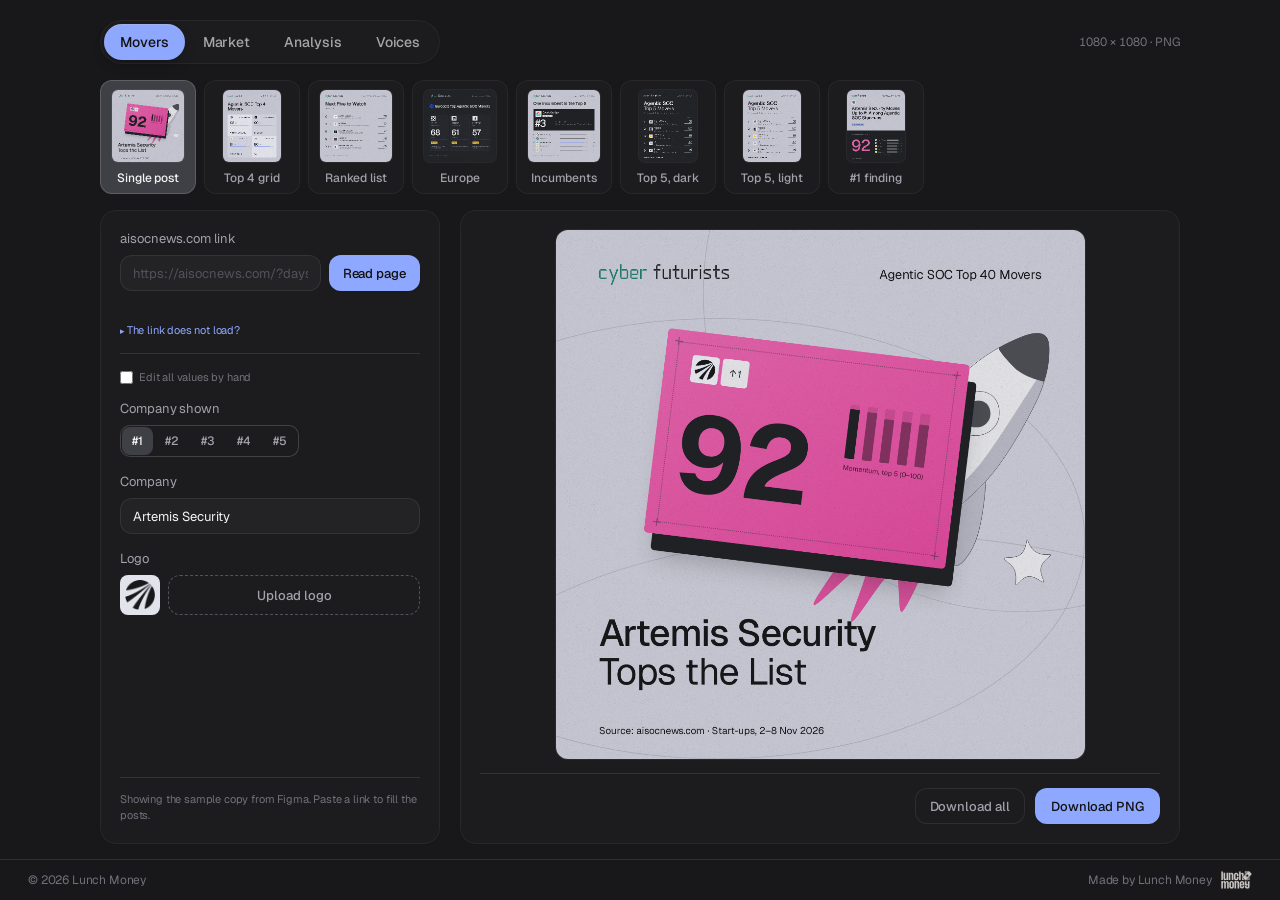
<file: index.html>
<!DOCTYPE html>
<html lang="en">
<head>
<meta charset="utf-8">
<meta name="viewport" content="width=device-width, initial-scale=1">
<title>aisocnews post generator</title>
<link rel="preconnect" href="https://fonts.googleapis.com">
<link rel="preconnect" href="https://fonts.gstatic.com" crossorigin>
<link href="https://fonts.googleapis.com/css2?family=Geist:wght@300;400;500;600;700;800&display=swap" rel="stylesheet">
<!-- the banner generator's stylesheet, unchanged -->
<link rel="stylesheet" href="css/system.css">
<style>
  /* Additions for this app. Same tokens, sizes and radii as the design system; nothing new invented. */
  /* the fields scroll inside the card; the info line stays pinned to its bottom, full width */
  .panel { display: flex; flex-direction: column; overflow: hidden; }
  .panel-body { flex: 1; min-height: 0; overflow-y: auto; overscroll-behavior: contain; scrollbar-width: thin; scrollbar-color: var(--raised) transparent; margin-right: -8px; padding-right: 8px; }
  .panel-foot { flex: none; margin-top: 14px; padding-top: 14px; border-top: 1px solid var(--line); }
  .panel-foot .size-info { display: block; line-height: 1.45; }
  .field textarea {
    width: 100%; min-height: 72px; padding: 9px 12px; border: 1px solid var(--input-line); border-radius: var(--radius-md);
    font-family: var(--sans); font-size: 13px; line-height: 1.45; letter-spacing: inherit; background: var(--muted); color: var(--ink);
    resize: vertical; display: block;
    transition: border-color 0.15s var(--ease), background-color 0.15s var(--ease);
  }
  .field textarea::placeholder { color: var(--faint); }
  .field textarea:hover { border-color: var(--line-strong); }
  .field textarea:focus { outline: none; border-color: rgba(255,255,255,0.28); box-shadow: 0 0 0 3px rgba(255,255,255,0.06); }
  .panel .status { text-align: left; margin-top: 8px; }
  .panel .hint ul { margin: 0; padding-left: 14px; }
  .panel .hint li + li { margin-top: 4px; }
  .section-rule { height: 1px; background: var(--line); margin: 4px 0 16px; }
  /* fold bodies: nested fields sit a little tighter than top-level ones */
  .key-fold > .fold-body { padding: 4px 0 2px 13px; border-left: 1px solid var(--line); margin-left: 2px; }
  .key-fold > .fold-body .field { margin-bottom: 12px; }
  .key-fold > .fold-body .field:last-child { margin-bottom: 0; }
  .key-fold-summary .fold-note { color: var(--subtle); font-weight: 400; overflow: hidden; text-overflow: ellipsis; white-space: nowrap; max-width: 190px; }
  /* logo row: the tile as it appears on the post, and an upload button */
  .logo-row { display: flex; align-items: center; gap: 8px; }
  .logo-tile { width: 40px; height: 40px; flex: none; border-radius: var(--radius-sm); background: #e2e3eb; display: flex; align-items: center; justify-content: center; overflow: hidden; font-size: 13px; font-weight: 500; color: rgba(33,34,37,0.7); }
  .logo-tile img { width: 75%; height: 75%; object-fit: contain; }
  .logo-row .upload-btn { flex: 1; }
  .vendor-row { display: flex; align-items: center; gap: 8px; margin-bottom: 8px; }
  .vendor-row input[type=text] { flex: 1; min-width: 0; }
  .vendor-row .logo-tile { width: 36px; height: 36px; cursor: pointer; }
  /* quiet text button next to the accent download button */
  .quiet-btn {
    height: 36px; padding: 0 14px; border-radius: var(--radius-md); border: 1px solid var(--input-line); background: var(--card);
    font-family: var(--sans); font-weight: 500; font-size: 13px; letter-spacing: -0.005em; color: var(--muted-foreground); cursor: pointer;
    transition: color 0.15s var(--ease), background-color 0.15s var(--ease), border-color 0.15s var(--ease), opacity 0.15s var(--ease);
  }
  .quiet-btn:hover:not(:disabled) { border-color: var(--line-strong); background: rgba(39,39,42,0.7); color: var(--ink); }
  .quiet-btn:active:not(:disabled) { background: var(--raised); }
  .quiet-btn:disabled { opacity: 0.4; cursor: not-allowed; }
  .quiet-btn:focus-visible { outline: 2px solid var(--accent-ring); outline-offset: 2px; }
  .ctrl-actions { flex-direction: row; align-items: center; }
  .ctrl-left { flex: 1; min-width: 0; justify-content: center; gap: 4px; }
  .title-warning ul { margin: 0; padding-left: 14px; }
  /* post picker: live thumbnails of the posts in the current category */
  .head { margin-bottom: 8px; }
  .post-strip { display: flex; gap: 8px; margin: 0 -2px 18px; padding: 2px; overflow-x: auto; scrollbar-width: thin; scrollbar-color: var(--raised) transparent; }
  .post-thumb {
    flex: none; display: flex; flex-direction: column; align-items: center; gap: 8px; min-width: 96px; padding: 10px 10px 8px;
    border: 0; border-radius: var(--radius-md); background: var(--card); box-shadow: inset 0 0 0 1px var(--card-line);
    font-family: var(--sans); font-size: 12px; font-weight: 500; letter-spacing: -0.005em; color: var(--muted-foreground); cursor: pointer;
    transition: color 0.15s var(--ease), background-color 0.15s var(--ease), box-shadow 0.15s var(--ease);
  }
  .post-thumb canvas { display: block; height: 72px; width: auto; border-radius: 6px; background: var(--raised); box-shadow: 0 0 0 1px var(--line-soft); }
  .post-thumb span { white-space: nowrap; }
  .post-thumb:hover:not(.active) { background: rgba(39,39,42,0.7); color: var(--ink); }
  .post-thumb.active { background: #3f3f46; color: var(--ink); box-shadow: inset 0 0 0 1px var(--line-strong); }
  .post-thumb:focus-visible { outline: 2px solid var(--accent-ring); outline-offset: 2px; }
  #banner { max-width: 100%; max-height: 100%; width: auto; height: auto; }

  /* The tool fills the window: nothing scrolls except the fields inside the left card, and the
     preview scales to whatever height is left, so the download buttons are always in view.
     (Narrow or very short windows fall back to a normal scrolling page.) */
  @media (min-width: 801px) and (min-height: 540px) {
    html, body { height: 100%; overflow: hidden; }
    #app-root { height: 100vh; min-height: 0; padding: 14px 28px 56px; align-items: stretch; }
    .wrap { display: flex; flex-direction: column; height: 100%; min-height: 0; }
    .head { position: static; flex: none; padding: 6px 0; }
    .post-strip { flex: none; margin-bottom: 14px; }
    .grid { flex: 1; min-height: 0; grid-template-rows: minmax(0, 1fr); }
    .panel, .canvas-wrap { min-height: 0; }
    .canvas-stage { position: relative; flex: 1; min-height: 0; }
    #banner { position: absolute; inset: 0; margin: auto; }
    .controls-grid { flex: none; margin-top: 0; }
  }
  @media (min-width: 801px) and (min-height: 540px) and (max-height: 760px) {
    /* short windows: smaller thumbnails leave more room for the preview */
    .post-thumb { padding: 8px 10px 6px; gap: 6px; }
    .post-thumb canvas { height: 48px; }
  }
  @media (max-width: 800px), (max-height: 539px) {
    .canvas-stage { aspect-ratio: 1 / 1; }
  }
</style>
</head>
<body>
<div id="app-root">
  <div class="wrap">
    <div class="head">
      <nav class="pill-nav" id="templateTabs" data-layout="split" data-items="plain" aria-label="Post category"></nav>
      <span id="canvasSizeLabel">1080 &times; 1080 &middot; PNG</span>
    </div>
    <div class="post-strip" id="postStrip" role="tablist" aria-label="Post"></div>
    <div class="grid">
      <div class="panel">
        <div class="panel-body">
        <div class="field">
          <label for="url">aisocnews.com link</label>
          <div class="search-row">
            <input type="text" id="url" placeholder="https://aisocnews.com/?days=30" autocomplete="off" spellcheck="false" />
            <button class="gen" id="fetchBtn">Read page</button>
          </div>
          <div class="hint" id="updated" hidden></div>
          <div class="status" id="status"></div>
          <details class="key-info">
            <summary>The link does not load?</summary>
            <div class="hint">Open aisocnews.com in your browser, save the page (File &rsaquo; Save Page As, or Cmd/Ctrl+S; any format the browser offers works) and load the saved file here. To fill Europe as well, also save the &ldquo;European vendors&rdquo; view; for the full Maturity arc, the &ldquo;Analyst View&rdquo;. You can pick all the files at once.</div>
            <button type="button" class="upload-btn" id="savedBtn" style="margin-top:8px">Load saved pages</button>
            <input type="file" id="savedInput" multiple style="display:none" />
          </details>
        </div>
        <div class="section-rule"></div>
        <label class="remember-row" style="margin:0 0 16px"><input type="checkbox" id="editAll" /> Edit all values by hand</label>
        <div id="fields"></div>
        <input type="file" id="uploadInput" accept="image/*" style="display:none" />
        </div>
        <div class="panel-foot"><span class="size-info" id="sourceInfo">Showing the sample copy from Figma. Paste a link to fill the posts.</span></div>
      </div>
      <div class="canvas-wrap">
        <div class="canvas-stage"><canvas id="banner" width="1080" height="1080"></canvas></div>
        <div class="controls-grid">
          <div class="ctrl-left">
            <div class="title-warning" id="warnings" style="display:none;"></div>
          </div>
          <div class="ctrl-actions">
            <button type="button" class="quiet-btn" id="dlAllBtn">Download all</button>
            <button type="button" class="dl-btn" id="dlBtn">Download PNG</button>
          </div>
        </div>
      </div>
    </div>
    <div class="page-footer">
      <span class="copyright">&copy; 2026 Lunch Money</span>
      <span class="made-by">Made by Lunch Money <img src="assets/lunch-money.svg" class="footer-logo" alt="Lunch Money logo" /></span>
    </div>
  </div>
</div>
<!-- Hosting this page without server.js? Put the address of your relay here, ending in "?url=".
     See "Hosting it online" in README.md. Leave empty when running node server.js. -->
<script>window.POST_RELAY = 'https://aisocnews-relay.mariam-gagnidzee.workers.dev/?url=';</script>
<script src="js/pillnav.js"></script>
<script src="js/templates.js"></script>
<script src="js/templates-rankings.js"></script>
<script src="js/templates-portrait.js"></script>
<script src="js/templates-square.js"></script>
<script src="js/templates-arc.js"></script>
<script src="js/extract.js"></script>
<script src="js/app.js"></script>
</body>
</html>
</file>
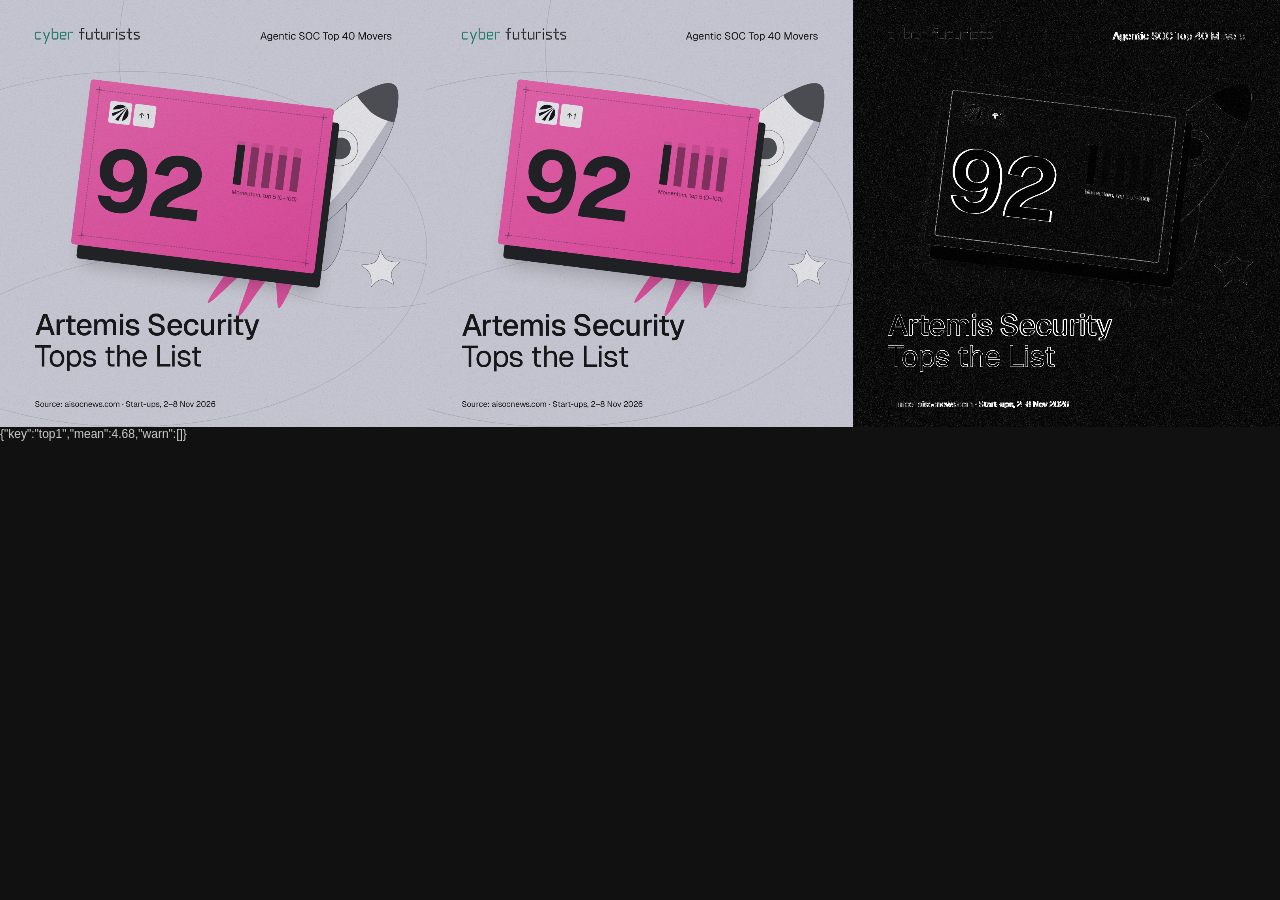
<file: dev/compare.html>
<!DOCTYPE html><html><head><meta charset="utf-8"><title>compare</title>
<!-- Dev tool: Figma reference | our render | difference. Open /dev/compare.html?k=<template key>[&crop=x,y,w,h].
     Needs dev/ref/<key>.png (the Figma frame exported at 1x). -->
<link href="https://fonts.googleapis.com/css2?family=Geist:wght@300;400;500;600;700;800&display=swap" rel="stylesheet">
<style>body{margin:0;background:#111;color:#ccc;font:12px sans-serif}canvas{width:33.33vw;display:block;float:left}</style></head>
<body><canvas id="a"></canvas><canvas id="b"></canvas><canvas id="c"></canvas><div id="o" style="clear:both"></div>
<script src="../js/templates.js"></script>
<script src="../js/templates-rankings.js"></script>
<script src="../js/templates-portrait.js"></script>
<script src="../js/templates-square.js"></script>
<script src="../js/templates-arc.js"></script>
<script>
const P=window.PostTemplates, q=new URLSearchParams(location.search), key=q.get('k')||'top1';
const S=P.sizeOf(key), Wd=S.w, Hd=S.h;
const crop=(q.get('crop')||`0,0,${Wd},${Hd}`).split(',').map(Number);
const imgs=new Map();
function load(src){let r=imgs.get(src);if(!r){const i=new Image();r={i,ok:false};r.p=new Promise(res=>{i.onload=()=>{r.ok=true;res()};i.onerror=res});i.src=src.startsWith('assets')?'../'+src:src;imgs.set(src,r)}return r}
const get=s=>{const r=load(s);return r.ok?r.i:null};
(async()=>{
  await Promise.all(['300 20px','400 22px','500 72px','600 40px','700 220px'].map(f=>document.fonts.load(f+' Geist')));
  const d=q.get('data')?JSON.parse(q.get('data')):P.SAMPLE[key]; const srcs=[...P.STATIC_ASSETS]; JSON.stringify(d,(k,v)=>{if(k==='logo'&&v)srcs.push(v);return v});
  const ref=load('./ref/'+(q.get('ref')||key)+'.png'); await Promise.all(srcs.map(s=>load(s).p).concat(ref.p));
  const off=document.createElement('canvas');off.width=Wd;off.height=Hd;const ox=off.getContext('2d');
  const w=P.draw(ox,key,d,get);
  const [cx,cy,cw,ch]=crop;
  [a,b,c].forEach(x=>{x.width=cw;x.height=ch});
  const A=a.getContext('2d'),B=b.getContext('2d'),Cc=c.getContext('2d');
  if(ref.ok) A.drawImage(ref.i,cx,cy,cw,ch,0,0,cw,ch); B.drawImage(off,cx,cy,cw,ch,0,0,cw,ch);
  const r0=document.createElement('canvas');r0.width=Wd;r0.height=Hd;const rx=r0.getContext('2d');if(ref.ok) rx.drawImage(ref.i,0,0,Wd,Hd);
  const da=rx.getImageData(0,0,Wd,Hd).data, db=ox.getImageData(0,0,Wd,Hd).data; const out=ox.createImageData(Wd,Hd); let sum=0;
  for(let i=0;i<da.length;i+=4){const dd=(Math.abs(da[i]-db[i])+Math.abs(da[i+1]-db[i+1])+Math.abs(da[i+2]-db[i+2]))/3;sum+=dd;const v=Math.min(255,dd*4);out.data[i]=v;out.data[i+1]=v;out.data[i+2]=v;out.data[i+3]=255}
  const dc=document.createElement('canvas');dc.width=Wd;dc.height=Hd;dc.getContext('2d').putImageData(out,0,0);
  Cc.drawImage(dc,cx,cy,cw,ch,0,0,cw,ch);
  const px=(data,x,y)=>{const i=(y*Wd+x)*4;return [data[i],data[i+1],data[i+2]]};
  // RESULT.mean: mean per-channel difference (about 3-4 is grain only; higher means something is off)
  window.RESULT={key,mean:+(sum/(da.length/4)).toFixed(2),warn:w};
  window.px=(x,y)=>({ref:px(da,x,y),mine:px(db,x,y)});
  // bounds(x0,y0,x1,y1,thr): ink bounding box [l,t,r,b] inside a region, for the reference and for our render
  window.bounds=(x0,y0,x1,y1,thr=60)=>{const f=(data)=>{const bg=px(data,x0,y0);let l=1e9,t=1e9,r=-1,bt=-1;for(let y=y0;y<y1;y++)for(let x=x0;x<x1;x++){const p=px(data,x,y);if(Math.abs(p[0]-bg[0])+Math.abs(p[1]-bg[1])+Math.abs(p[2]-bg[2])>thr){if(x<l)l=x;if(x>r)r=x;if(y<t)t=y;if(y>bt)bt=y}}return [l,t,r,bt]};return {ref:f(da),mine:f(db)}};
  o.textContent=JSON.stringify(window.RESULT);
})();
</script></body></html>
</file>
<file: css/system.css>
/* Copied verbatim from the banner generator (docs/03-component-source.md, full stylesheet). */
  /* UI styling follows the KokonutUI language (Team Selector / Timezone Planner):
     zinc surfaces, hairline white/10 rings, rounded-2xl cards, rounded-xl controls,
     13px / 11px medium type, tabular numbers, quiet hover states. Accent stays #8fa8ff. */
  :root {
    --ink: #f4f4f5;              /* zinc-100 */
    --paper: #18181b;            /* same as the card fill (zinc-900) */
    --card: #1c1c1f;             /* a hair lighter than the page (#18181b) */
    --raised: #27272a;           /* zinc-800 */
    --line: rgba(255,255,255,0.10);
    --card-line: rgba(255,255,255,0.05); /* outline of the panels + nav bar */
    --line-soft: rgba(255,255,255,0.06);
    --input-line: rgba(255,255,255,0.08);
    --line-strong: rgba(255,255,255,0.16);
    --hover: rgba(255,255,255,0.05);
    --accent: #8fa8ff;
    --accent-ring: rgba(143,168,255,0.6);
    --accent-foreground: #121212;
    --secondary: #dbf184;
    --secondary-foreground: #121212;
    --success: #34d399;          /* emerald-400 */
    --card-foreground: #ffffff;
    --muted: rgba(255,255,255,0.03);
    --muted-foreground: #a1a1aa; /* zinc-400 */
    --subtle: #71717a;           /* zinc-500 */
    --faint: #52525b;            /* zinc-600 */
    --radius-lg: 1rem;           /* rounded-2xl */
    --radius-md: 0.75rem;        /* rounded-xl */
    --radius-sm: 0.5rem;         /* rounded-lg */
    --shadow-sm: 0 1px 2px rgb(0 0 0 / 0.04);
    --ease: cubic-bezier(0.23, 1, 0.32, 1);
    --sans: 'Geist', -apple-system, sans-serif;
  }
  * { box-sizing: border-box; }
  html, body { margin: 0; background: var(--paper); }
  #app-root {
    font-family: var(--sans);
    color: var(--ink);
    background: var(--paper);
    min-height: 100vh;
    padding: 28px 28px 84px;
    letter-spacing: -0.01em;
    display: flex;
    align-items: center;
    justify-content: center;
    -webkit-font-smoothing: antialiased;
  }
  .wrap { max-width: 1080px; width: 100%; margin: 0 auto; }
  .head { display: flex; align-items: stretch; justify-content: space-between; margin-bottom: 20px; flex-wrap: wrap; gap: 8px; position: sticky; top: 0; z-index: 20; background: var(--paper); padding: 10px 0; }
  .head > span { display: inline-flex; align-items: center; }
  .page-footer {
    position: fixed; left: 0; right: 0; bottom: 0; z-index: 20;
    background: var(--paper); border-top: 1px solid var(--line);
    padding: 10px 28px; display: flex; align-items: center; justify-content: space-between;
    font-size: 12px; color: var(--subtle); font-weight: 400;
  }
  .page-footer .made-by { display: inline-flex; align-items: center; gap: 8px; }
  .footer-logo { height: 20px; width: auto; opacity: 0.8; }
  .sw-track:focus-visible, .chip:focus-visible, .icon-btn:focus-visible, button.gen:focus-visible,
  .upload-btn:focus-visible, .dl-btn:focus-visible, .step-btn:focus-visible, .stepper-value:focus-visible {
    outline: 2px solid var(--accent-ring); outline-offset: 2px;
  }
  .title-select-wrap {
    position: relative; display: inline-flex; align-items: center;
    width: 340px; max-width: 100%;
    background: var(--card); border: 1px solid var(--line); border-radius: var(--radius-md);
    box-shadow: var(--shadow-sm); transition: border-color 0.15s var(--ease), background 0.15s var(--ease);
  }
  .title-select-wrap:hover { border-color: var(--line-strong); }
  .title-select-wrap:focus-within { outline: 2px solid var(--accent-ring); outline-offset: 1px; }
  .title-select {
    font-family: var(--sans); font-size: 20px; font-weight: 500; letter-spacing: -0.01em; color: var(--ink);
    border: none; background: transparent; padding: 10px 42px 10px 16px; margin: 0; cursor: pointer;
    appearance: none; -webkit-appearance: none; width: 100%;
  }
  .title-select:focus { outline: none; }
  .title-select option { background: var(--card); color: var(--ink); }
  .title-select-chevron {
    position: absolute; right: 14px; width: 16px; height: 16px; color: var(--muted-foreground); pointer-events: none;
  }
  .head > span { font-family: var(--sans); font-size: 12px; letter-spacing: 0; color: var(--subtle); font-weight: 400; font-variant-numeric: tabular-nums; }
  .grid { display: grid; grid-template-columns: 340px 1fr; gap: 20px; }
  @media (max-width: 800px) { .grid { grid-template-columns: 1fr; } }
  .panel {
    background: var(--card); border: 0; border-radius: var(--radius-lg); padding: 20px;
    box-shadow: inset 0 0 0 1px var(--card-line), var(--shadow-sm);
  }
  .field { margin-bottom: 16px; }
  .field label { display: block; font-family: var(--sans); font-size: 13px; letter-spacing: -0.005em; color: var(--muted-foreground); margin-bottom: 8px; font-weight: 400; }
  .optional-tag { text-transform: none; font-weight: 400; letter-spacing: 0; color: var(--subtle); font-size: 11px; }
  .field input[type=text], .field input[type=password] {
    width: 100%; height: 36px; padding: 0 12px; border: 1px solid var(--input-line); border-radius: var(--radius-md);
    font-family: var(--sans); font-size: 13px; background: var(--muted); color: var(--ink);
    transition: border-color 0.15s var(--ease), background-color 0.15s var(--ease);
  }
  .field input::placeholder { color: var(--faint); }
  .field input[type=text]:hover, .field input[type=password]:hover { border-color: var(--line-strong); }
  .field input:focus { outline: none; border-color: rgba(255,255,255,0.28); box-shadow: 0 0 0 3px rgba(255,255,255,0.06); }
  .field select {
    width: 100%; height: 36px; padding: 0 12px; border: 1px solid var(--input-line); border-radius: var(--radius-md);
    font-family: var(--sans); font-size: 13px; background: var(--muted); color: var(--ink); cursor: pointer;
  }
  .field select:focus { outline: none; border-color: rgba(255,255,255,0.28); box-shadow: 0 0 0 3px rgba(255,255,255,0.06); }
  .hint { font-size: 11px; color: var(--subtle); margin-top: 6px; line-height: 1.45; }

  .search-row { display: flex; gap: 8px; align-items: stretch; }
  .search-row input { flex: 1; min-width: 0; }
  .search-row .gen { width: auto; flex: none; margin-top: 0; padding-left: 14px; padding-right: 14px; white-space: nowrap; }
  .key-fold-summary {
    font-family: var(--sans); font-size: 13px; font-weight: 500; color: var(--muted-foreground); letter-spacing: -0.005em;
    cursor: pointer; list-style: none; user-select: none; display: inline-flex; align-items: center; gap: 6px;
    transition: color 0.15s var(--ease);
  }
  .key-fold-summary:hover { color: var(--ink); }
  .key-fold-summary::-webkit-details-marker { display: none; }
  .key-fold-summary::before {
    content: ''; width: 5px; height: 5px; border-right: 1.5px solid currentColor; border-bottom: 1.5px solid currentColor;
    transform: rotate(-45deg); transition: transform 0.2s var(--ease); margin-right: 2px;
  }
  .key-fold[open] .key-fold-summary::before { transform: rotate(45deg); }
  .key-fold[open] .key-fold-summary { margin-bottom: 8px; }
  .key-info { margin-top: 8px; }
  .key-info summary {
    font-size: 11px; color: var(--accent); cursor: pointer; font-weight: 400; list-style: none;
  }
  .key-info summary::-webkit-details-marker { display: none; }
  .key-info summary::before { content: '▸ '; font-size: 9px; }
  .key-info[open] summary::before { content: '▾ '; }
  .key-info .hint { margin-top: 7px; }
  .hint a { color: var(--accent); }
  .size-row { display: flex; align-items: center; gap: 12px; width: 100%; flex-wrap: wrap; }
  /* the controls under the preview sit in a footer strip, like the planner's footer */
  .controls-grid {
    display: flex; align-items: stretch; justify-content: space-between; gap: 16px; width: 100%; flex-wrap: wrap;
    margin-top: auto; padding-top: 14px; border-top: 1px solid var(--line);
  }
  .ctrl-left { display: flex; flex-direction: column; align-items: flex-start; gap: 12px; }
  .ctrl-group { display: flex; flex-direction: column; align-items: flex-start; gap: 7px; }
  .ctrl-actions { display: flex; flex-direction: column; align-items: flex-end; justify-content: flex-end; gap: 10px; margin-left: auto; }
  .size-label { font-family: var(--sans); font-size: 11px; font-weight: 400; color: var(--subtle); letter-spacing: 0; }
  /* chips read as one segmented control: a ringed rounded-lg strip, quiet items */
  .size-chips {
    display: inline-flex; gap: 2px; flex-wrap: wrap; padding: 2px;
    border-radius: 10px; box-shadow: inset 0 0 0 1px var(--line-strong);
  }
  .chip {
    height: 28px; padding: 0 10px; border-radius: var(--radius-sm); border: 0; background: transparent;
    font-family: var(--sans); font-size: 12px; font-weight: 500; color: var(--muted-foreground); cursor: pointer;
    transition: color 0.15s var(--ease), background-color 0.15s var(--ease);
  }
  .chip.active { background: #3f3f46; color: var(--ink); } /* zinc-700: light grey, no accent */
  .chip:hover:not(.active) { background: var(--hover); color: #ffffff; }
  .icon-chip { width: 32px; height: 28px; padding: 0; display: inline-flex; align-items: center; justify-content: center; }
  .icon-chip svg { width: 15px; height: 15px; }
  .align-gap { width: 1px; align-self: stretch; margin: 4px 3px; background: var(--line-strong); }
  .size-info { font-size: 11px; color: var(--subtle); width: 100%; }
  .size-info a { color: var(--accent); cursor: pointer; text-decoration: underline; }
  .title-warning { font-size: 11px; color: #fca5a5; line-height: 1.45; width: 100%; }
  .remember-row { display: flex; align-items: center; gap: 6px; font-size: 11px; color: var(--subtle); margin-top: 8px; font-weight: 400; cursor: pointer; }
  .remember-row input { margin: 0; cursor: pointer; accent-color: var(--accent); }
  .forget-link { background: none; border: none; padding: 0; margin-top: 6px; font-family: var(--sans); font-size: 11px; color: var(--subtle); text-decoration: underline; cursor: pointer; }
  .forget-link:hover { color: var(--accent); }
  .size-switch {
    display: flex; align-items: center; justify-content: center; gap: 14px; width: 100%; padding: 10px 0;
    border-radius: var(--radius-md); box-shadow: inset 0 0 0 1px var(--input-line); background: var(--muted);
  }
  .sw-side {
    font-family: var(--sans); font-weight: 500; font-size: 13px; letter-spacing: -0.005em; color: var(--subtle);
    display: flex; flex-direction: column; align-items: center; gap: 2px; cursor: pointer; transition: color 0.15s var(--ease);
  }
  .sw-side span { font-size: 11px; font-weight: 400; letter-spacing: 0; color: var(--faint); text-transform: none; font-variant-numeric: tabular-nums; }
  .sw-side.active { color: var(--ink); }
  .sw-side.active span { color: var(--subtle); }
  .sw-side.disabled { opacity: 0.4; cursor: not-allowed; }
  .sw-track {
    flex: none; width: 44px; height: 24px; border-radius: 999px; border: 0; background: var(--raised);
    box-shadow: inset 0 0 0 1px var(--line); position: relative; cursor: pointer; padding: 0;
    transition: background-color 0.15s var(--ease);
  }
  .sw-track .sw-knob {
    position: absolute; top: 3px; left: 3px; width: 18px; height: 18px; border-radius: 50%;
    background: var(--accent); box-shadow: 0 1px 2px rgb(0 0 0 / 0.3); transition: left 0.2s var(--ease);
  }
  .sw-track.li .sw-knob { left: 23px; }
  .sw-track:disabled { opacity: 0.4; cursor: not-allowed; }
  button.gen {
    width: 100%; height: 36px; padding: 0 14px; border: none; border-radius: var(--radius-md); background: var(--accent); color: var(--accent-foreground);
    font-family: var(--sans); letter-spacing: -0.005em; font-weight: 500; font-size: 13px; cursor: pointer; margin-top: 4px;
    box-shadow: var(--shadow-sm); transition: background-color 0.15s var(--ease), opacity 0.15s var(--ease);
  }
  button.gen:disabled { opacity: 0.5; cursor: wait; }
  button.gen:hover:not(:disabled) { background: #a3b8ff; }
  /* "or" sits on a hairline, like the planner's section dividers */
  .or-divider {
    display: flex; align-items: center; gap: 10px; font-size: 11px; color: var(--subtle); margin: 12px 0; letter-spacing: 0; font-weight: 400;
  }
  .or-divider::before, .or-divider::after { content: ''; flex: 1; height: 1px; background: var(--line); }
  /* dashed outline, like an open seat */
  .upload-btn {
    width: 100%; height: 40px; border: 0; outline: 1px dashed var(--faint); outline-offset: -1px; border-radius: var(--radius-md);
    background: transparent; font-family: var(--sans); font-weight: 500; font-size: 13px; color: var(--muted-foreground); cursor: pointer;
    transition: color 0.15s var(--ease), background-color 0.15s var(--ease), outline-color 0.15s var(--ease);
  }
  .upload-btn:hover { outline-color: var(--muted-foreground); color: var(--ink); background: var(--hover); }
  .upload-btn:focus-visible { outline-style: solid; }
  .canvas-wrap {
    background: var(--card); border: 0; border-radius: var(--radius-lg); padding: 20px;
    display: flex; flex-direction: column; align-items: center; gap: 14px;
    box-shadow: inset 0 0 0 1px var(--card-line), var(--shadow-sm);
  }
  #banner { max-width: 100%; max-height: 100%; width: auto; height: auto; border-radius: var(--radius-md); background: var(--raised); box-shadow: 0 0 0 1px var(--line-soft); }
  .canvas-stage { display: flex; align-items: center; justify-content: center; width: 100%; }
  .status { font-family: var(--sans); font-size: 11px; color: var(--subtle); min-height: 16px; text-align: center; margin-top: 8px; }
  .status.error { color: #fca5a5; }

  .img-controls { display: flex; align-items: center; gap: 8px; }
  /* rounded-xl stepper-style buttons */
  .icon-btn, .step-btn {
    width: 36px; height: 36px; flex: none; border-radius: var(--radius-md); border: 1px solid var(--input-line);
    background: var(--card); color: var(--muted-foreground);
    display: flex; align-items: center; justify-content: center; cursor: pointer; padding: 0;
    transition: color 0.15s var(--ease), background-color 0.15s var(--ease), border-color 0.15s var(--ease), opacity 0.15s var(--ease);
  }
  .icon-btn svg { width: 16px; height: 16px; }
  .step-btn svg { width: 14px; height: 14px; }
  .icon-btn:hover:not(:disabled), .step-btn:hover:not([aria-disabled="true"]) {
    border-color: var(--line-strong); background: rgba(39,39,42,0.7); color: var(--ink);
  }
  .icon-btn:active:not(:disabled), .step-btn:active:not([aria-disabled="true"]) { background: var(--raised); }
  .icon-btn:disabled { opacity: 0.4; cursor: not-allowed; }
  .step-btn[aria-disabled="true"] { opacity: 0.4; cursor: not-allowed; }
  .img-counter { font-family: var(--sans); font-size: 11px; color: var(--subtle); min-width: 48px; text-align: center; font-variant-numeric: tabular-nums; }

  /* ---- Edition stepper (KokonutUI Team Selector, ported): − value + ; drag the number
     sideways to scrub, arrows/PageUp/Home/End or type digits; shakes at the bound. ---- */
  .stepper { display: flex; align-items: center; justify-content: center; gap: 16px; padding: 6px 0 2px; }
  .stepper.shake { animation: stepper-shake 0.28s var(--ease); }
  @keyframes stepper-shake {
    0% { transform: translateX(0); } 20% { transform: translateX(-3px); } 40% { transform: translateX(3px); }
    60% { transform: translateX(-2px); } 80% { transform: translateX(2px); } 100% { transform: translateX(0); }
  }
  .stepper-value {
    display: flex; flex-direction: column; align-items: center; min-width: 80px; padding: 4px 8px;
    border-radius: var(--radius-md); outline: none; user-select: none; touch-action: pan-y;
    transition: background-color 0.15s var(--ease);
  }
  @media (pointer: fine) { .stepper-value { cursor: ew-resize; } }
  .stepper-value:hover { background: rgba(39,39,42,0.6); }
  .stepper-value.scrubbing { background: var(--raised); }
  .stepper-num { height: 36px; font-size: 30px; line-height: 36px; font-weight: 500; color: var(--ink); letter-spacing: -0.02em; }
  .stepper-unit { font-size: 11px; color: var(--subtle); }

  /* rolling digits: each digit is a 0–9 wheel that slides to its value */
  .roll { display: inline-flex; font-variant-numeric: tabular-nums; }
  .roll-digit { position: relative; display: inline-block; overflow: hidden; height: 1.2em; line-height: 1.2em; }
  .roll-digit > .roll-ghost { visibility: hidden; }
  .roll-wheel {
    position: absolute; left: 0; right: 0; top: 0; display: flex; flex-direction: column;
    transition: transform 0.3s var(--ease);
  }
  .roll-wheel > span { display: block; height: 1.2em; line-height: 1.2em; text-align: center; }
  .stepper-num .roll-digit, .stepper-num .roll-wheel > span { height: 36px; line-height: 36px; }
  .sr-only { position: absolute; width: 1px; height: 1px; padding: 0; margin: -1px; overflow: hidden; clip: rect(0,0,0,0); white-space: nowrap; border: 0; }
  @media (prefers-reduced-motion: reduce) {
    .roll-wheel, .stepper.shake { transition: none; animation: none; }
  }
  .dl-btn {
    height: 36px; padding: 0 16px; border: none; border-radius: var(--radius-md); background: var(--accent); color: var(--accent-foreground);
    font-family: var(--sans); font-weight: 500; font-size: 13px; letter-spacing: -0.005em; cursor: pointer;
    box-shadow: var(--shadow-sm); transition: background-color 0.15s var(--ease), opacity 0.15s var(--ease);
  }
  .dl-btn:hover:not(:disabled) { background: #a3b8ff; }
  .dl-btn:disabled { opacity: 0.4; cursor: not-allowed; }

  /* ---- PillNav (React Bits, ported to vanilla JS) — template picker ----
     itemStyle "plain", hoverEffect "glide", indicator "pill", surface "glass", size "md" */
  .pill-nav {
    --pn-surface: var(--card);
    --pn-edge: var(--card-line);
    --pn-rim: transparent;
    --pn-shadow: var(--shadow-sm);
    --pn-blur: none;
    --pn-text: rgba(244, 244, 245, 0.64);
    --pn-strong: #f4f4f5;
    --pn-pill: var(--accent);
    --pn-pill-ink: var(--accent-foreground);
    --pn-pill-shadow: inset 0 1px 0 rgba(255, 255, 255, 0.22), 0 6px 16px -6px rgba(0, 0, 0, 0.45);
    --pn-ring: var(--accent);
    --pn-row-hover: rgba(255, 255, 255, 0.06);
    --pn-h: 44px; --pn-pad: 4px; --pn-inner: 36px; --pn-x: 16px; --pn-font: 14px; --pn-gap: 8px;
    position: relative;
    display: inline-flex;
    align-items: center;
    gap: var(--pn-gap);
    max-width: 100%;
    font-family: var(--sans);
    font-size: var(--pn-font);
    line-height: 1;
    -webkit-tap-highlight-color: transparent;
  }
  .pill-nav[data-collapsed] { display: flex; flex: 1; justify-content: space-between; }
  .pill-nav[data-collapsed] .pill-nav__bar { display: none; }
  .pill-nav:not([data-collapsed]) .pill-nav__toggle { display: none; }
  .pill-nav:not([data-panel]) .pill-nav__panel { display: none; }
  .pill-nav__surface {
    background: var(--pn-surface);
    box-shadow: var(--pn-shadow);
    -webkit-backdrop-filter: var(--pn-blur);
    backdrop-filter: var(--pn-blur);
  }
  .pill-nav__rim {
    position: absolute; inset: 0; z-index: 4; border-radius: inherit; pointer-events: none;
    box-shadow: inset 0 0 0 1px var(--pn-edge), inset 0 1px 0 var(--pn-rim);
  }
  .pill-nav__bar {
    position: relative; z-index: 1; display: flex; align-items: center; min-width: 0;
    height: var(--pn-h); padding: var(--pn-pad); border-radius: 999px; box-sizing: border-box;
  }
  .pill-nav__track { position: relative; height: 100%; }
  .pill-nav__list {
    display: flex; align-items: stretch; gap: 2px; height: 100%; margin: 0; padding: 0; list-style: none;
  }
  .pill-nav__slot { display: flex; }
  .pill-nav__item {
    position: relative; display: inline-flex; align-items: center; justify-content: center;
    height: 100%; padding: 0 var(--pn-x); border: 0; border-radius: 999px; background: none;
    color: var(--pn-text); font-family: inherit; font-size: inherit; line-height: inherit;
    font-weight: 500; letter-spacing: -0.005em; white-space: nowrap; text-decoration: none;
    cursor: pointer; outline: none; overflow: hidden; isolation: isolate; transition: color 0.25s ease;
  }
  .pill-nav__slot[data-lit] .pill-nav__item,
  .pill-nav__item[aria-current] { color: var(--pn-strong); }
  .pill-nav__item:focus-visible,
  .pill-nav__row:focus-visible { outline: 2px solid var(--pn-ring); outline-offset: -2px; }
  .pill-nav__face { display: inline-flex; align-items: center; gap: 0.45em; }
  .pill-nav__glide {
    position: absolute; top: 0; bottom: 0; left: 0; width: 0; border-radius: 999px;
    background: var(--pn-pill); box-shadow: var(--pn-pill-shadow); opacity: 0;
    pointer-events: none; transform-origin: 50% 50%; will-change: transform, width, opacity;
  }
  .pill-nav[data-focus] .pill-nav__glide { box-shadow: var(--pn-pill-shadow), 0 0 0 2px var(--pn-ring); }
  .pill-nav__ink {
    position: absolute; inset: 0; display: flex; align-items: stretch; gap: 2px;
    color: var(--pn-pill-ink); pointer-events: none; clip-path: inset(0 100% 0 0);
  }
  .pill-nav__ink-item {
    display: inline-flex; align-items: center; justify-content: center; gap: 0.45em; height: 100%;
    padding: 0 var(--pn-x); font-weight: 500; letter-spacing: -0.005em; white-space: nowrap;
  }
  .pill-nav__toggle {
    position: relative; z-index: 3; display: inline-grid; flex: none; place-items: center;
    width: var(--pn-h); height: var(--pn-h); padding: 0; border: 0; border-radius: 999px;
    color: var(--pn-strong); cursor: pointer; outline: none;
  }
  .pill-nav__toggle:focus-visible { outline: 2px solid var(--pn-ring); outline-offset: 2px; }
  .pill-nav__burger { position: relative; width: 16px; height: 10px; }
  .pill-nav__line {
    position: absolute; left: 0; width: 100%; height: 1.5px; border-radius: 2px; background: currentColor;
    transition: transform 0.45s cubic-bezier(0.22, 1, 0.36, 1), top 0.45s cubic-bezier(0.22, 1, 0.36, 1);
  }
  .pill-nav__line--top { top: 1.5px; }
  .pill-nav__line--bottom { top: 7px; }
  .pill-nav[data-open] .pill-nav__line--top { top: 4.25px; transform: rotate(45deg); }
  .pill-nav[data-open] .pill-nav__line--bottom { top: 4.25px; transform: rotate(-45deg); }
  .pill-nav__panel {
    position: absolute; top: 0; right: 0; left: 0; z-index: 1;
    padding: calc(var(--pn-h) + 10px) 6px 6px; border-radius: 24px; box-sizing: border-box;
  }
  .pill-nav__menu { display: flex; flex-direction: column; gap: 2px; margin: 0; padding: 0; list-style: none; }
  .pill-nav__row {
    display: flex; align-items: center; gap: 10px; width: 100%; height: calc(var(--pn-h) + 2px);
    padding: 0 16px; border: 0; border-radius: 18px; box-sizing: border-box; background: none;
    color: var(--pn-strong); font-family: inherit; font-size: calc(var(--pn-font) + 1px); line-height: 1;
    font-weight: 500; text-align: left; cursor: pointer; outline: none; transition: background-color 0.2s ease;
  }
  .pill-nav__row:hover { background: var(--pn-row-hover); }
  .pill-nav__row[aria-current] { background: var(--pn-pill); box-shadow: var(--pn-pill-shadow); color: var(--pn-pill-ink); }
  .pill-nav__measure {
    position: absolute; top: 0; left: 0; display: flex; gap: 2px; visibility: hidden; pointer-events: none;
  }
  @media (prefers-reduced-motion: reduce) {
    .pill-nav__line, .pill-nav__item, .pill-nav__row { transition: none; }
  }
</file>
